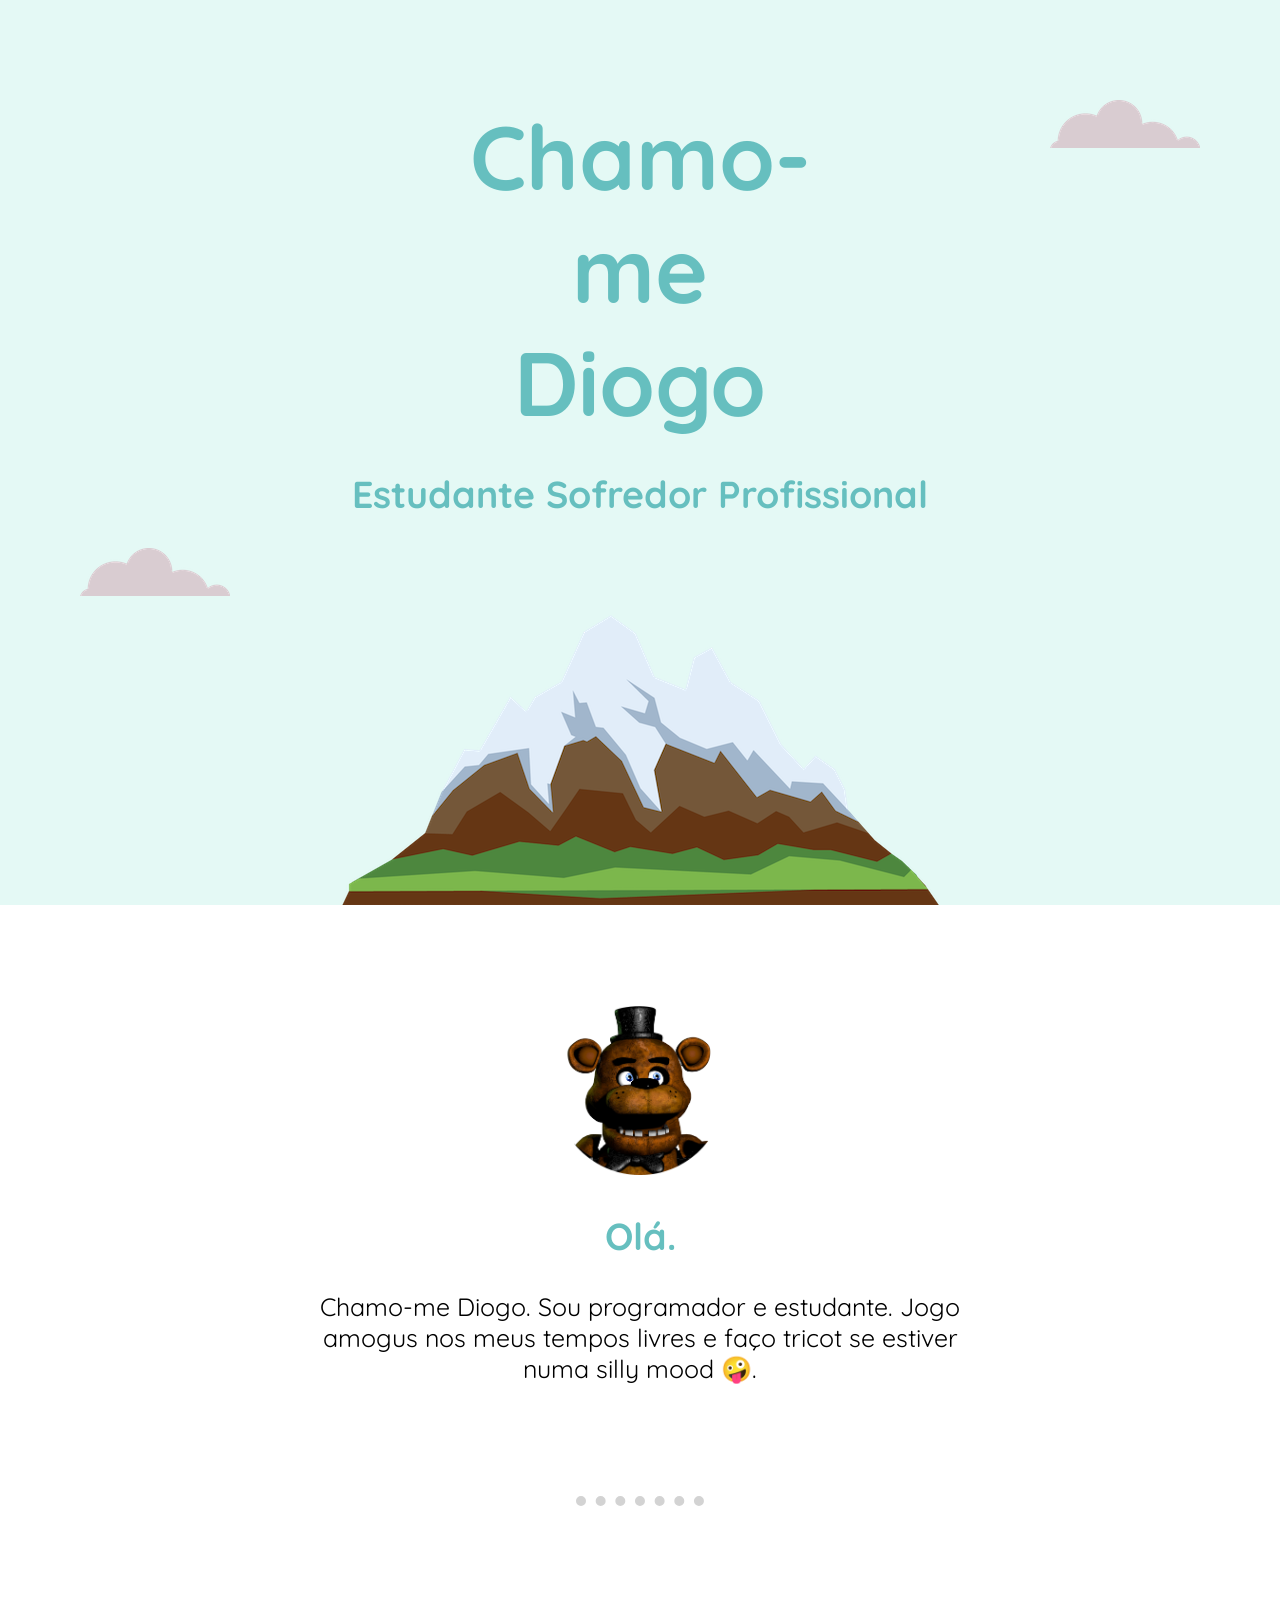
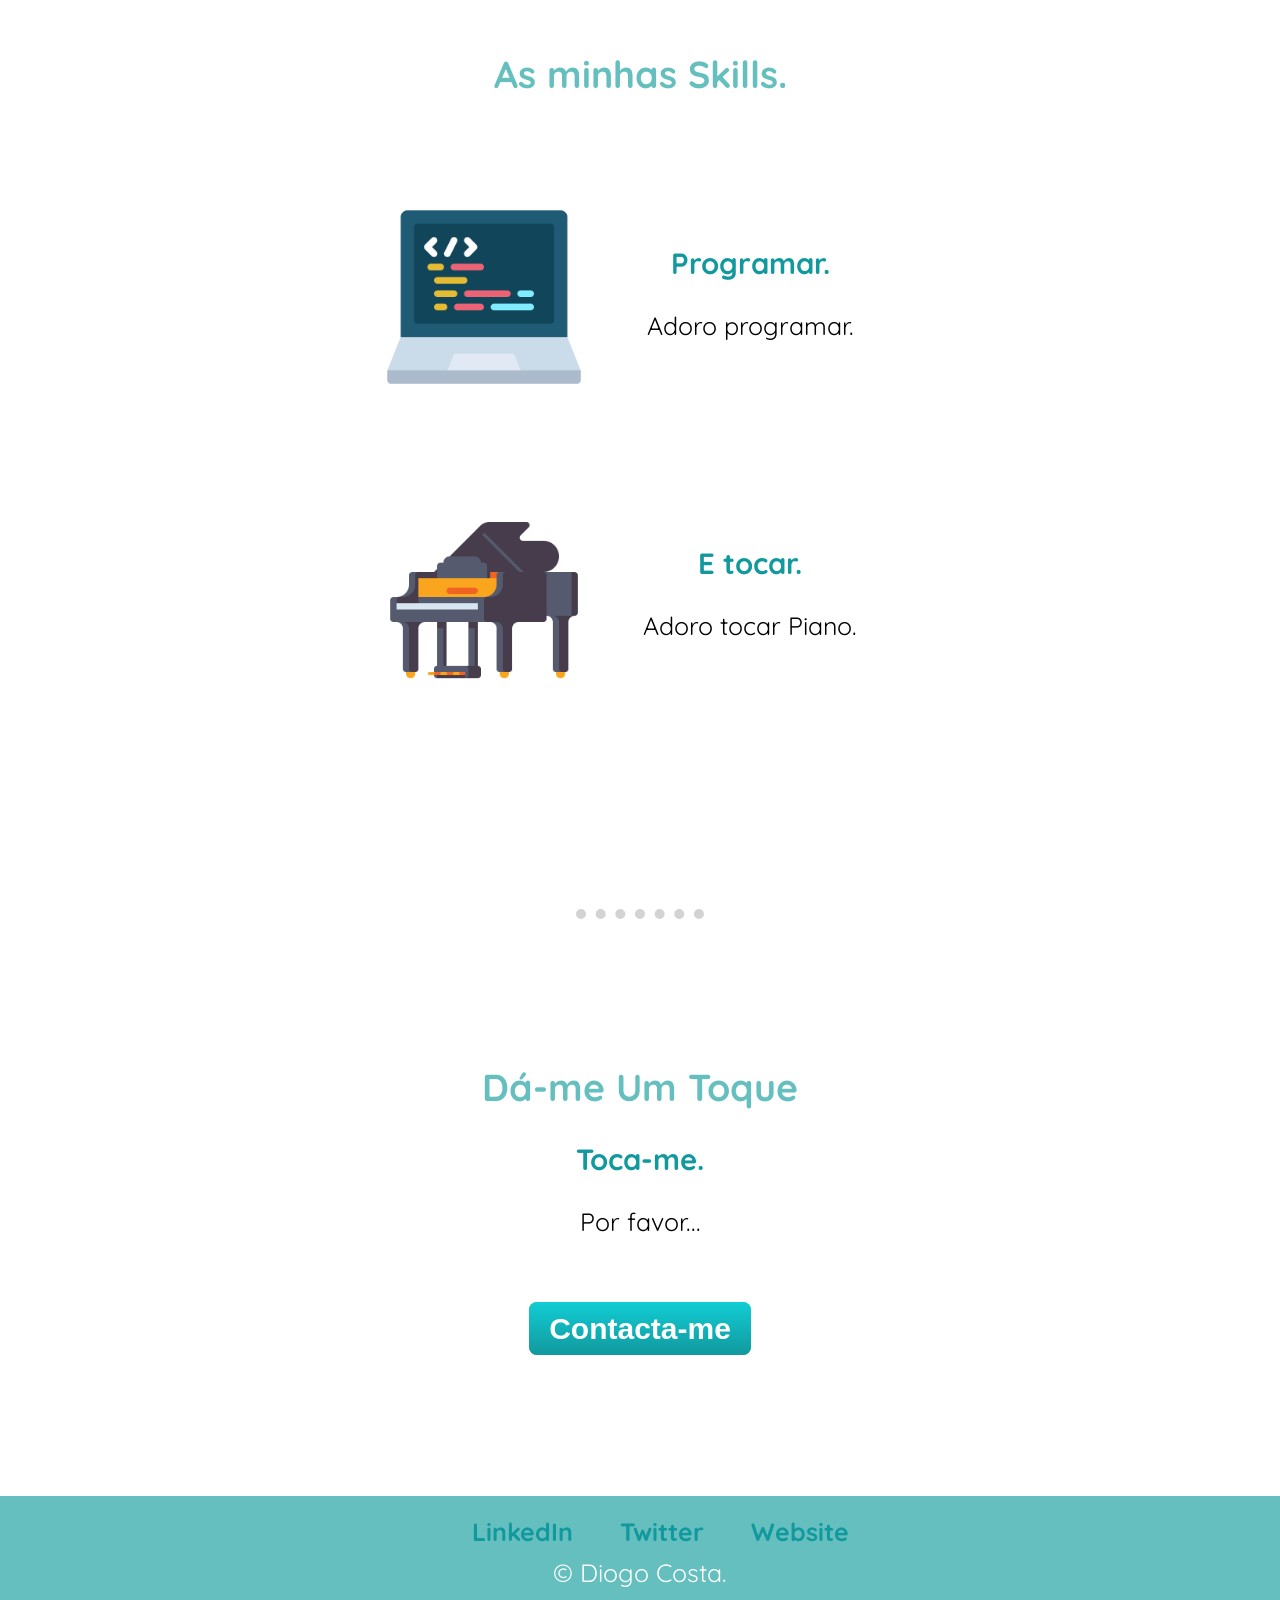
<file: index.html>
<!DOCTYPE html>
<html lang="en" dir="ltr">
  <head>
    <meta charset="utf-8">
    <title>Diogo Costa</title>
    <link rel="stylesheet" href="css/styles.css">
    <link rel="icon" href="favicon.ico">
    <link rel="preconnect" href="https://fonts.googleapis.com"><link rel="preconnect" href="https://fonts.gstatic.com" crossorigin><link href="https://fonts.googleapis.com/css2?family=Quicksand:wght@300&display=swap" rel="stylesheet">
  </head>
  <body>
    <div class="top-container">
      <img class="top_cloud" src="images/cloud.png" alt="cloud_img">
      <h1>Chamo-me Diogo</h1>
      <h2>Estudante Sofredor Profissional</h2>
      <img class="bot_cloud" src="images/cloud.png" alt="cloud_img">
      <img class="mountain-img" src="images/mountain.png" alt="mountain_img">
    </div>
    <div class="middle_container">
      <div class="profile">
        <img class="profile_pic_1" src="images/freddy-modified.png" alt="freddy-img">
        <h2>Olá.</h2>
        <p class="profile_desc">Chamo-me Diogo. Sou programador e estudante. Jogo
          amogus nos meus tempos livres e faço tricot se estiver numa silly mood 🤪.</p>
      </div>
      <hr>
      <div class="skills">
        <h2>As minhas Skills.</h2>
        <div class="skill-row">
          <img class="h_img" src="images/programming.png" alt="programming-img">
          <div class="skill_text">
            <h3>Programar.</h3>
            <p class="skill_desc">Adoro programar.</p>
          </div>
        </div>
        <div class="skill-row">
          <img class="h_img" src="images/grand-piano.png" alt="grand-piano-img">
          <div class="skill_text">
            <h3>E tocar.</h3>
            <p class="skill_desc">Adoro tocar Piano.</p>
          </div>
        </div>
      </div>
      <hr>
      <div class="contact_me">
        <h2>Dá-me Um Toque</h2>
        <h3>Toca-me.</h3>
        <p>Por favor...</p>
        <div class="coiso">
          <a class="contact_button" href="mailto:email@email.com">Contacta-me</a>
        </div>
      </div>
    </div>
    <div class="contact_bar">
      <a class="footer-link" href="https://www.linkedin.com/">LinkedIn</a>
      <a class="footer-link" href="https://twitter.com/">Twitter</a>
      <a class="footer-link" href="https://www.appbrewery.co/">Website</a>
      <p class="at_sign">© Diogo Costa.</p>
    </div>
  </body>
</html>
</file>
<file: css/styles.css>
body{
  margin: 0;
  padding: 0;
  text-align: center;
  font-family: 'Quicksand', sans-serif;
  font-size: 1.5625rem; /*25px;*/
}

h1{
  margin-top: 0;
  width: 30%;
  margin: auto;
  font-size: 5.625rem;
  color: #66BFBF;
}

h2{
  color: #66BFBF;
}

h3{
  color: #11999E;
}

a{
  color: #11999E;
  font-weight: bold;
  text-decoration: none;
}

hr{
  border-style: none;
  border-top: 10px dotted lightgrey;
  width: 10%;
}

.contact_button {
  background: #11cdd4;
  background-image: -webkit-linear-gradient(top, #11cdd4, #11999e);
  background-image: -moz-linear-gradient(top, #11cdd4, #11999e);
  background-image: -ms-linear-gradient(top, #11cdd4, #11999e);
  background-image: -o-linear-gradient(top, #11cdd4, #11999e);
  background-image: linear-gradient(to bottom, #11cdd4, #11999e);
  -webkit-border-radius: 8;
  -moz-border-radius: 8;
  border-radius: 8px;
  font-family: Arial;
  color: #ffffff;
  font-size: 30px;
  padding: 20px 40px 20px 40px;
  text-decoration: none;
}

.coiso{
  padding: 50px;
}

.contact_button:hover {
  background: #30e3cb;
  background-image: -webkit-linear-gradient(top, #30e3cb, #2bc4ad);
  background-image: -moz-linear-gradient(top, #30e3cb, #2bc4ad);
  background-image: -ms-linear-gradient(top, #30e3cb, #2bc4ad);
  background-image: -o-linear-gradient(top, #30e3cb, #2bc4ad);
  background-image: linear-gradient(to bottom, #30e3cb, #2bc4ad);
  text-decoration: none;
}

.h_img{
  height: 200px;
  float: left;
  margin-right: 20px;
}



.top-container{
  background-color: #E4F9F5;
  padding-top: 100px;
  max-width: none;
}

.skills{
  padding: 100px 0;
}

.profile{
  padding: 100px 0;
}

.profile_desc{
  margin: 0 auto;
  width: 50%;
}

.top_cloud{
  margin: 0 auto;
  position: absolute;
  right: 5rem;
}

.bot_cloud{
  position: absolute;
  left: 5rem;
}

.mountain-img{
  margin: 0 auto;
  display: block;
}

.profile_pic_1{
  height: 170px;
}

.contact_me{
  padding: 100px 0;
}

.contact_button{
  height: auto;
  width: 200px;
  padding: 10px 20px;
  background-color: #66BFBF;
}

.contact_bar{
  background-color: #66BFBF;
  padding: 20px;
}

.footer-link{
  margin-left: 40px;
}

.at_sign{
  margin: 0;
  padding: 10px;
  color: white;
}

.skill-row{
  height: 200px;
  margin: 100px auto;
  width: 40%;
  text-align: center;
}

.skill_text{
  transform: translateY(50%);
}
</file>
